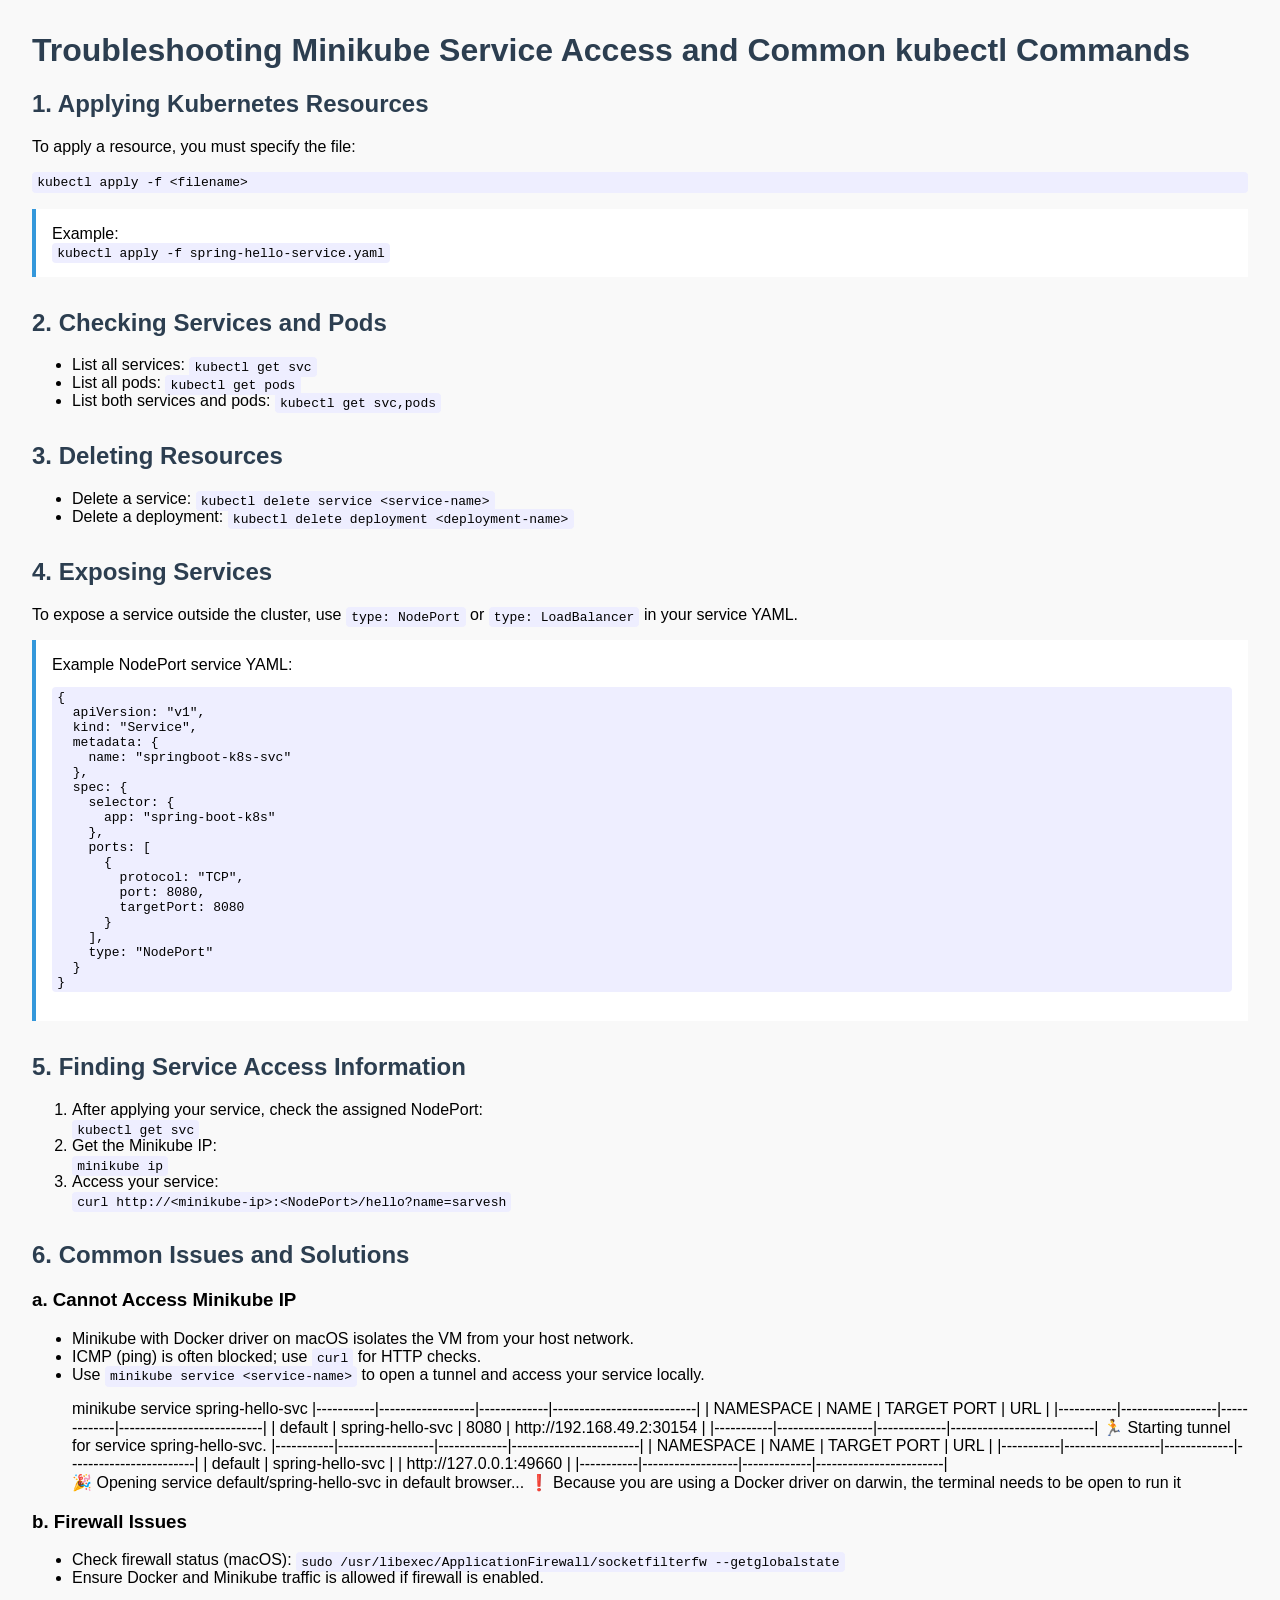
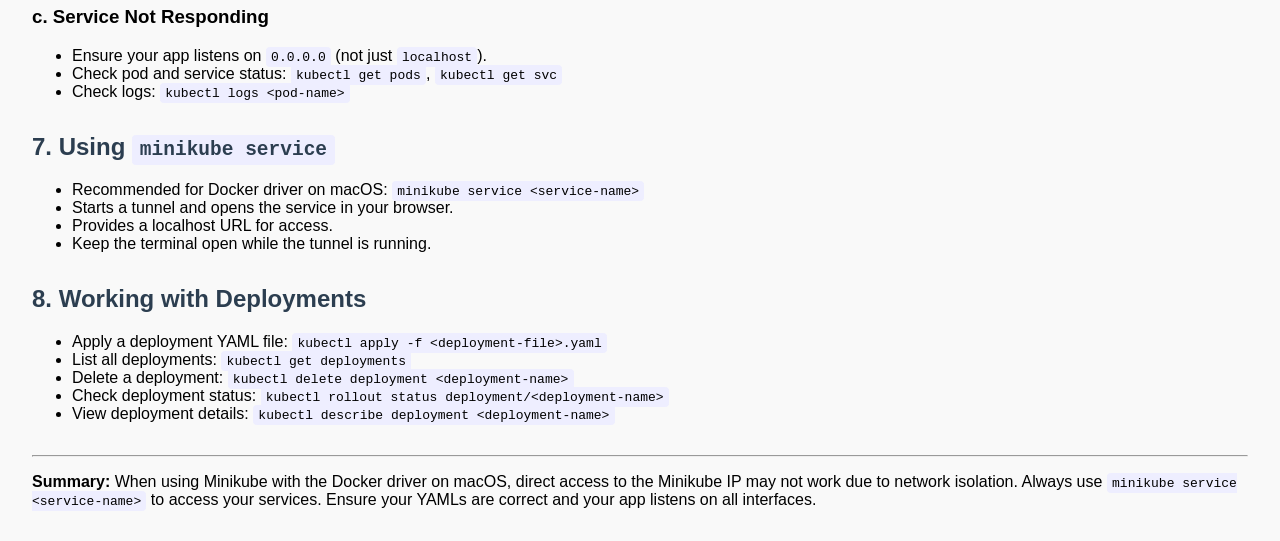
<file: docs/kuberctl-deployment-service.html>
<!DOCTYPE html>
<html lang="en">
<head>
    <meta charset="UTF-8">
    <meta name="viewport" content="width=device-width, initial-scale=1.0">
    <title>Troubleshooting Minikube Service Access and Common kubectl Commands</title>
    <style>
        body { font-family: Arial, sans-serif; margin: 2em; background: #f9f9f9; }
        h1, h2 { color: #2c3e50; }
        pre, code { background: #eef; padding: 0.2em 0.4em; border-radius: 4px; }
        section { margin-bottom: 2em; }
        ul { margin-top: 0; }
        .example { background: #fff; border-left: 4px solid #3498db; padding: 1em; margin: 1em 0; }
    </style>
</head>
<body>
    <h1>Troubleshooting Minikube Service Access and Common kubectl Commands</h1>

    <section>
        <h2>1. Applying Kubernetes Resources</h2>
        <p>To apply a resource, you must specify the file:</p>
        <pre>kubectl apply -f &lt;filename&gt;</pre>
        <div class="example">
            Example:<br>
            <code>kubectl apply -f spring-hello-service.yaml</code>
        </div>
    </section>

    <section>
        <h2>2. Checking Services and Pods</h2>
        <ul>
            <li>List all services: <code>kubectl get svc</code></li>
            <li>List all pods: <code>kubectl get pods</code></li>
            <li>List both services and pods: <code>kubectl get svc,pods</code></li>
        </ul>
    </section>

    <section>
        <h2>3. Deleting Resources</h2>
        <ul>
            <li>Delete a service: <code>kubectl delete service &lt;service-name&gt;</code></li>
            <li>Delete a deployment: <code>kubectl delete deployment &lt;deployment-name&gt;</code></li>
        </ul>
    </section>

    <section>
        <h2>4. Exposing Services</h2>
        <p>To expose a service outside the cluster, use <code>type: NodePort</code> or <code>type: LoadBalancer</code> in your service YAML.</p>
        <div class="example">
            Example NodePort service YAML:
            <pre>{
  apiVersion: "v1",
  kind: "Service",
  metadata: {
    name: "springboot-k8s-svc"
  },
  spec: {
    selector: {
      app: "spring-boot-k8s"
    },
    ports: [
      {
        protocol: "TCP",
        port: 8080,
        targetPort: 8080
      }
    ],
    type: "NodePort"
  }
}
</pre>
        </div>
    </section>

    <section>
        <h2>5. Finding Service Access Information</h2>
        <ol>
            <li>After applying your service, check the assigned NodePort:<br>
                <code>kubectl get svc</code>
            </li>
            <li>Get the Minikube IP:<br>
                <code>minikube ip</code>
            </li>
            <li>Access your service:<br>
                <code>curl http://&lt;minikube-ip&gt;:&lt;NodePort&gt;/hello?name=sarvesh</code>
            </li>
        </ol>
    </section>

    <section>
        <h2>6. Common Issues and Solutions</h2>
        <h3>a. Cannot Access Minikube IP</h3>
        <ul>
            <li>Minikube with Docker driver on macOS isolates the VM from your host network.</li>
            <li>ICMP (ping) is often blocked; use <code>curl</code> for HTTP checks.</li>
            <li>Use <code>minikube service &lt;service-name&gt;</code> to open a tunnel and access your service locally.</li>
        </ul>
        <ul>
            minikube service spring-hello-svc
            <table>
                |-----------|------------------|-------------|---------------------------|
                | NAMESPACE |       NAME       | TARGET PORT |            URL            |
                |-----------|------------------|-------------|---------------------------|
                | default   | spring-hello-svc |        8080 | http://192.168.49.2:30154 |
                |-----------|------------------|-------------|---------------------------|
                🏃  Starting tunnel for service spring-hello-svc.
                |-----------|------------------|-------------|------------------------|
                | NAMESPACE |       NAME       | TARGET PORT |          URL           |
                |-----------|------------------|-------------|------------------------|
                | default   | spring-hello-svc |             | http://127.0.0.1:49660 |
                |-----------|------------------|-------------|------------------------|
            </table>

            🎉  Opening service default/spring-hello-svc in default browser...
            ❗  Because you are using a Docker driver on darwin, the terminal needs to be open to run it
        </ul>
        <h3>b. Firewall Issues</h3>
        <ul>
            <li>Check firewall status (macOS): <code>sudo /usr/libexec/ApplicationFirewall/socketfilterfw --getglobalstate</code></li>
            <li>Ensure Docker and Minikube traffic is allowed if firewall is enabled.</li>
        </ul>
        <h3>c. Service Not Responding</h3>
        <ul>
            <li>Ensure your app listens on <code>0.0.0.0</code> (not just <code>localhost</code>).</li>
            <li>Check pod and service status: <code>kubectl get pods</code>, <code>kubectl get svc</code></li>
            <li>Check logs: <code>kubectl logs &lt;pod-name&gt;</code></li>
        </ul>
    </section>

    <section>
        <h2>7. Using <code>minikube service</code></h2>
        <ul>
            <li>Recommended for Docker driver on macOS: <code>minikube service &lt;service-name&gt;</code></li>
            <li>Starts a tunnel and opens the service in your browser.</li>
            <li>Provides a localhost URL for access.</li>
            <li>Keep the terminal open while the tunnel is running.</li>
        </ul>
    </section>

    <section>
        <h2>8. Working with Deployments</h2>
        <ul>
            <li>Apply a deployment YAML file: <code>kubectl apply -f &lt;deployment-file&gt;.yaml</code></li>
            <li>List all deployments: <code>kubectl get deployments</code></li>
            <li>Delete a deployment: <code>kubectl delete deployment &lt;deployment-name&gt;</code></li>
            <li>Check deployment status: <code>kubectl rollout status deployment/&lt;deployment-name&gt;</code></li>
            <li>View deployment details: <code>kubectl describe deployment &lt;deployment-name&gt;</code></li>
        </ul>
    </section>

    <hr>
    <p><strong>Summary:</strong> When using Minikube with the Docker driver on macOS, direct access to the Minikube IP may not work due to network isolation. Always use <code>minikube service &lt;service-name&gt;</code> to access your services. Ensure your YAMLs are correct and your app listens on all interfaces.</p>
</body>
</html>
</file>
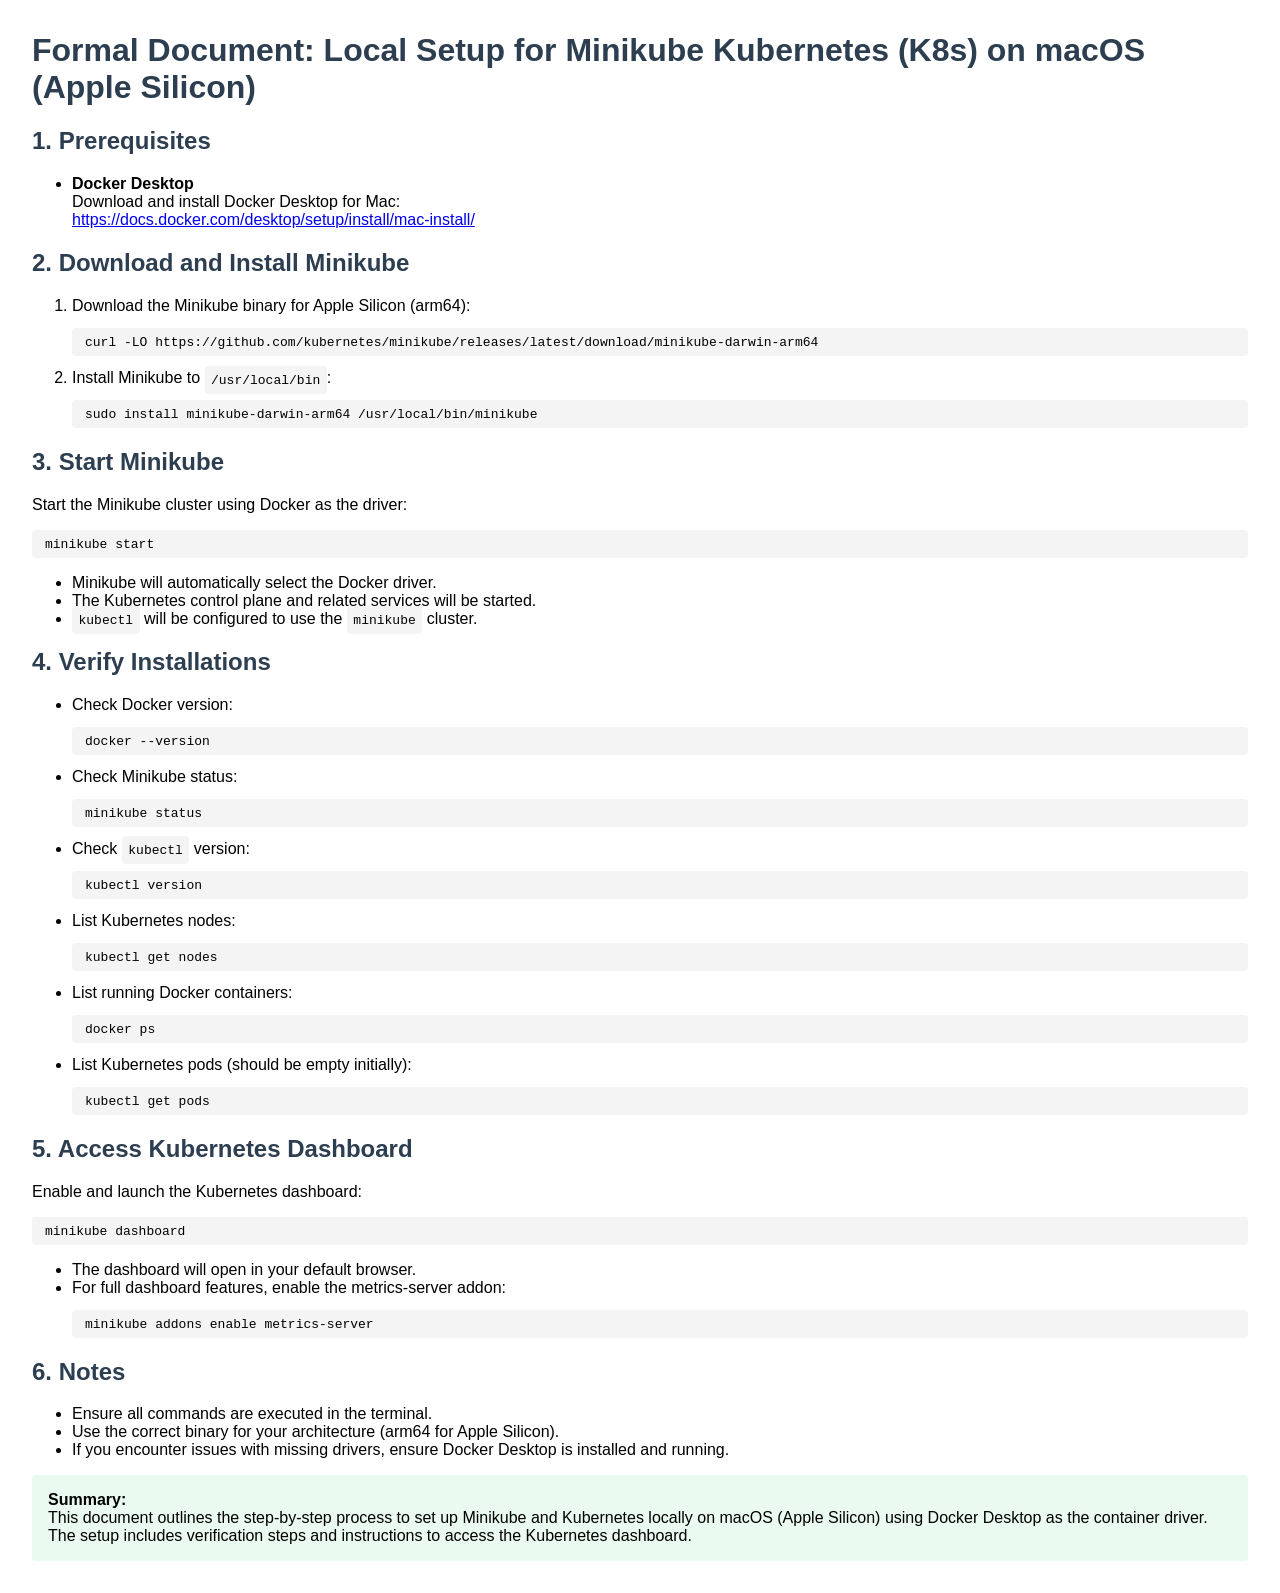
<file: docs/minikube-local-setup.html>
<!DOCTYPE html>
<html lang="en">
<head>
    <meta charset="UTF-8">
    <title>Local Setup for Minikube Kubernetes (K8s) on macOS (Apple Silicon)</title>
    <style>
        body { font-family: Arial, sans-serif; margin: 2em; }
        h1, h2 { color: #2c3e50; }
        pre, code { background: #f4f4f4; padding: 0.5em; border-radius: 4px; }
        ul { margin-bottom: 1em; }
        .summary { background: #eafaf1; padding: 1em; border-radius: 4px; }
    </style>
</head>
<body>
<h1>Formal Document: Local Setup for Minikube Kubernetes (K8s) on macOS (Apple Silicon)</h1>

<h2>1. Prerequisites</h2>
<ul>
    <li><strong>Docker Desktop</strong><br>
        Download and install Docker Desktop for Mac:<br>
        <a href="https://docs.docker.com/desktop/setup/install/mac-install/" target="_blank">https://docs.docker.com/desktop/setup/install/mac-install/</a>
    </li>
</ul>

<h2>2. Download and Install Minikube</h2>
<ol>
    <li>Download the Minikube binary for Apple Silicon (arm64):<br>
        <pre><code>curl -LO https://github.com/kubernetes/minikube/releases/latest/download/minikube-darwin-arm64</code></pre>
    </li>
    <li>Install Minikube to <code>/usr/local/bin</code>:<br>
        <pre><code>sudo install minikube-darwin-arm64 /usr/local/bin/minikube</code></pre>
    </li>
</ol>

<h2>3. Start Minikube</h2>
<p>Start the Minikube cluster using Docker as the driver:</p>
<pre><code>minikube start</code></pre>
<ul>
    <li>Minikube will automatically select the Docker driver.</li>
    <li>The Kubernetes control plane and related services will be started.</li>
    <li><code>kubectl</code> will be configured to use the <code>minikube</code> cluster.</li>
</ul>

<h2>4. Verify Installations</h2>
<ul>
    <li>Check Docker version:<br>
        <pre><code>docker --version</code></pre>
    </li>
    <li>Check Minikube status:<br>
        <pre><code>minikube status</code></pre>
    </li>
    <li>Check <code>kubectl</code> version:<br>
        <pre><code>kubectl version</code></pre>
    </li>
    <li>List Kubernetes nodes:<br>
        <pre><code>kubectl get nodes</code></pre>
    </li>
    <li>List running Docker containers:<br>
        <pre><code>docker ps</code></pre>
    </li>
    <li>List Kubernetes pods (should be empty initially):<br>
        <pre><code>kubectl get pods</code></pre>
    </li>
</ul>

<h2>5. Access Kubernetes Dashboard</h2>
<p>Enable and launch the Kubernetes dashboard:</p>
<pre><code>minikube dashboard</code></pre>
<ul>
    <li>The dashboard will open in your default browser.</li>
    <li>For full dashboard features, enable the metrics-server addon:<br>
        <pre><code>minikube addons enable metrics-server</code></pre>
    </li>
</ul>

<h2>6. Notes</h2>
<ul>
    <li>Ensure all commands are executed in the terminal.</li>
    <li>Use the correct binary for your architecture (arm64 for Apple Silicon).</li>
    <li>If you encounter issues with missing drivers, ensure Docker Desktop is installed and running.</li>
</ul>

<div class="summary">
    <strong>Summary:</strong><br>
    This document outlines the step-by-step process to set up Minikube and Kubernetes locally on macOS (Apple Silicon) using Docker Desktop as the container driver. The setup includes verification steps and instructions to access the Kubernetes dashboard.
</div>
</body>
</html>
</file>
